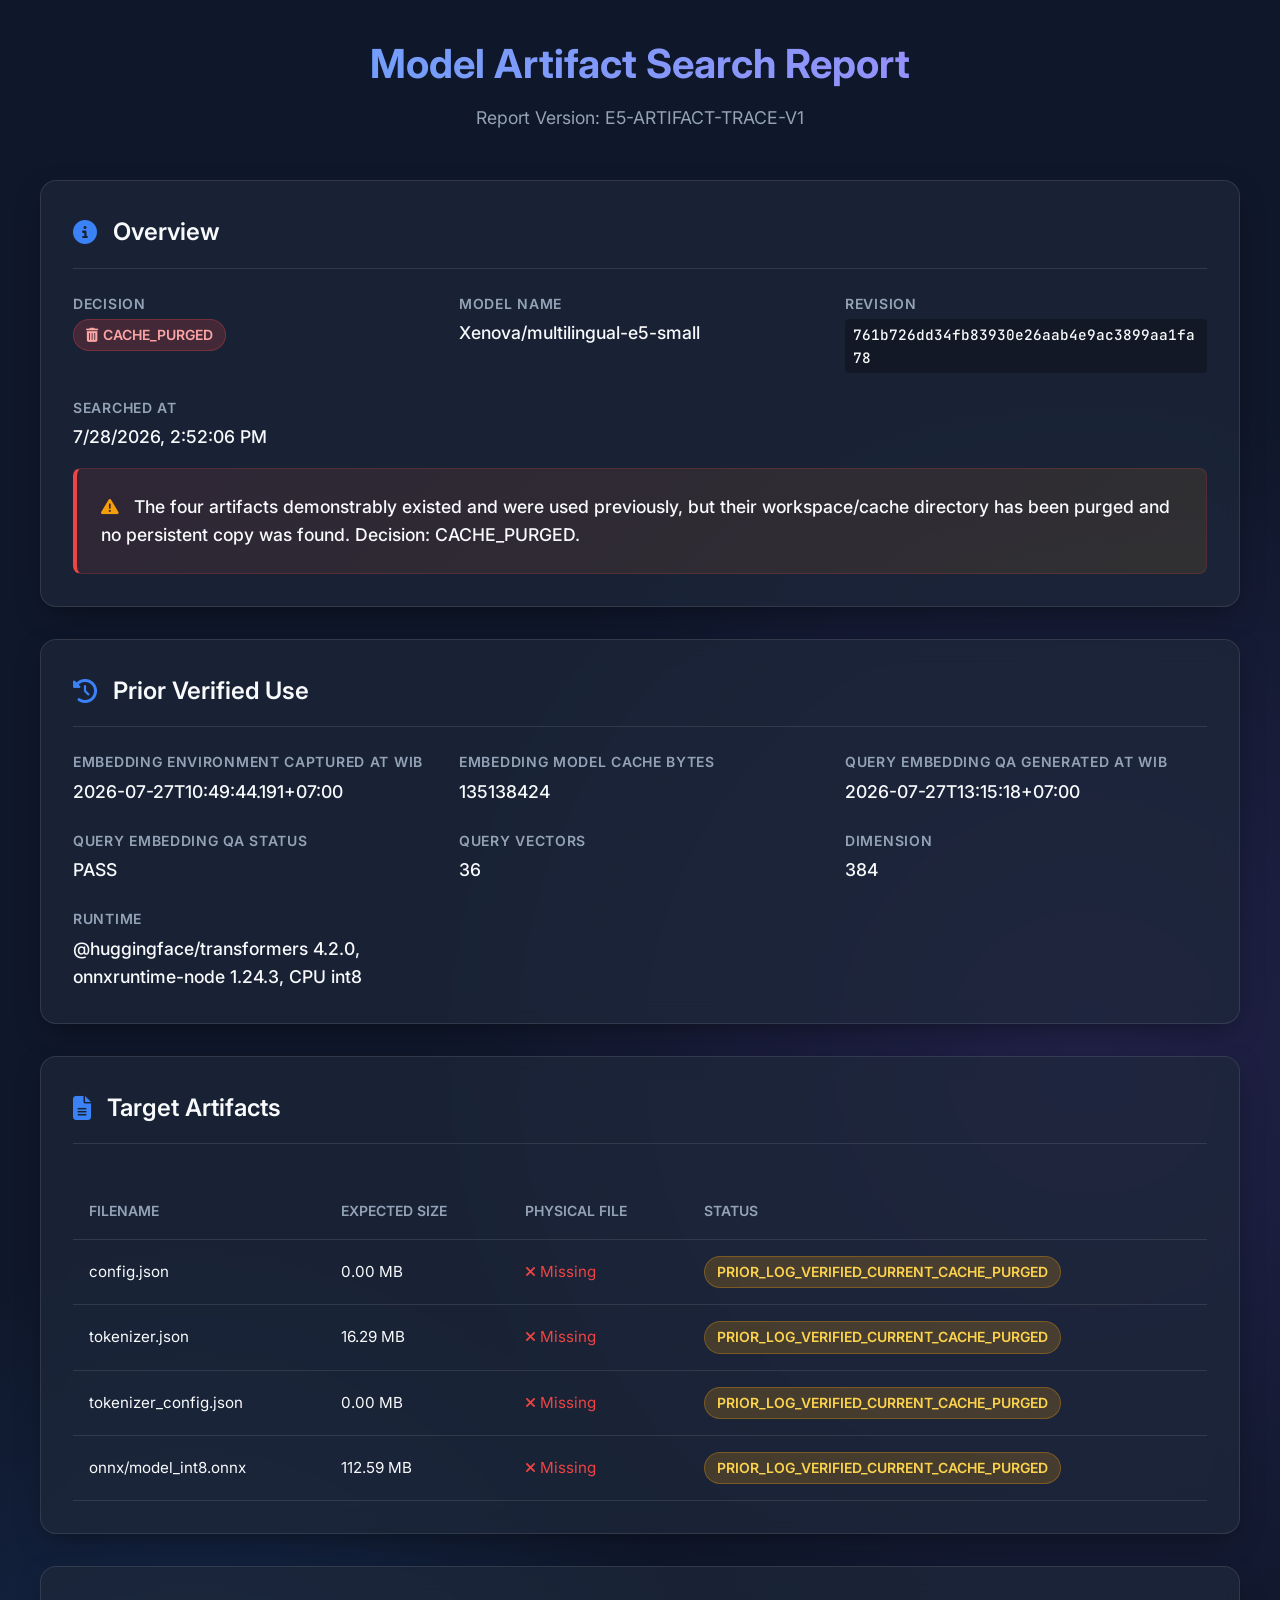
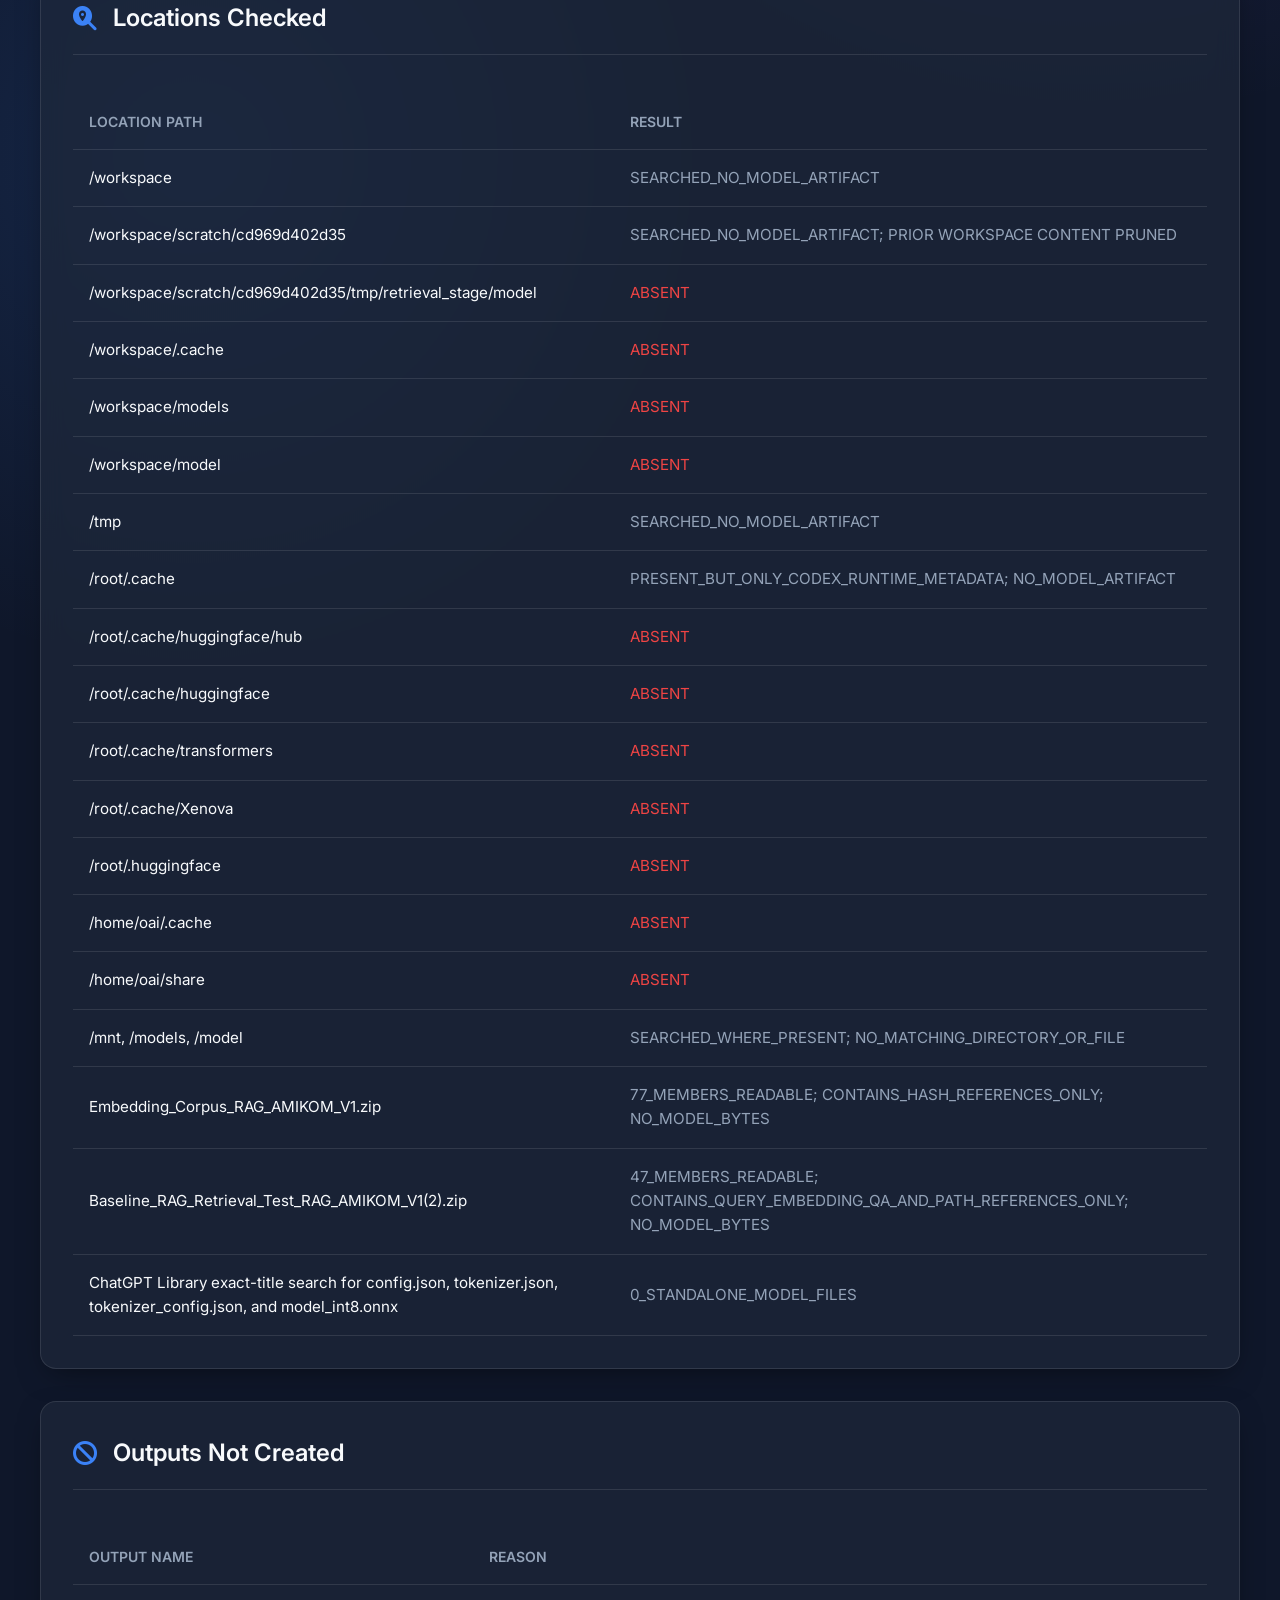
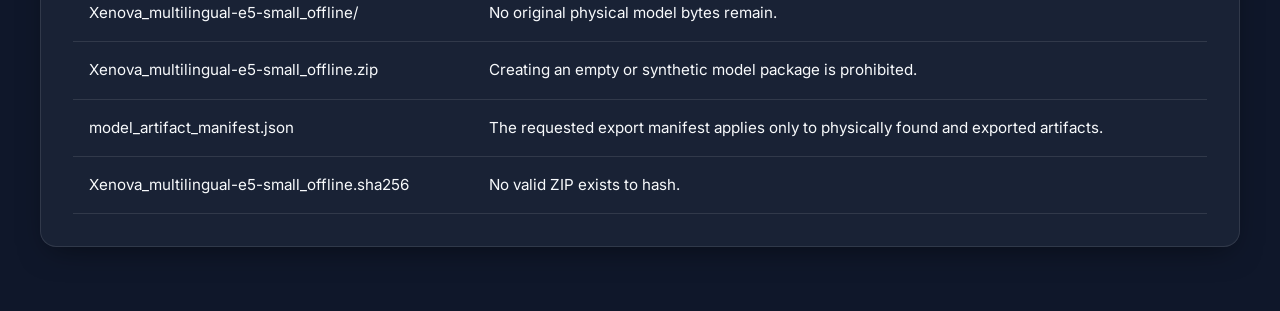
<file: multi-agent-rag-amikom/static/report.html>
<!DOCTYPE html>
<html lang="id">
<head>
    <meta charset="UTF-8">
    <meta name="viewport" content="width=device-width, initial-scale=1.0">
    <title>Model Artifact Search Report</title>
    <link rel="preconnect" href="https://fonts.googleapis.com">
    <link rel="preconnect" href="https://fonts.gstatic.com" crossorigin>
    <link href="https://fonts.googleapis.com/css2?family=Inter:wght@300;400;500;600;700&family=JetBrains+Mono:wght@400;500&display=swap" rel="stylesheet">
    <link rel="stylesheet" href="https://cdnjs.cloudflare.com/ajax/libs/font-awesome/6.5.1/css/all.min.css">
    <style>
        :root {
            --bg-color: #0f172a;
            --surface-color: rgba(30, 41, 59, 0.7);
            --surface-border: rgba(255, 255, 255, 0.1);
            --primary-color: #3b82f6;
            --primary-glow: rgba(59, 130, 246, 0.5);
            --danger-color: #ef4444;
            --success-color: #10b981;
            --warning-color: #f59e0b;
            --text-primary: #f8fafc;
            --text-secondary: #94a3b8;
            --font-main: 'Inter', sans-serif;
            --font-mono: 'JetBrains Mono', monospace;
        }

        * {
            margin: 0;
            padding: 0;
            box-sizing: border-box;
        }

        body {
            font-family: var(--font-main);
            background-color: var(--bg-color);
            color: var(--text-primary);
            line-height: 1.6;
            min-height: 100vh;
            background-image: 
                radial-gradient(circle at 15% 50%, rgba(59, 130, 246, 0.15), transparent 25%),
                radial-gradient(circle at 85% 30%, rgba(139, 92, 246, 0.15), transparent 25%);
            padding: 2rem;
        }

        .container {
            max-width: 1200px;
            margin: 0 auto;
        }

        header {
            text-align: center;
            margin-bottom: 3rem;
            animation: fadeInDown 0.8s ease-out;
        }

        h1 {
            font-size: 2.5rem;
            font-weight: 700;
            margin-bottom: 0.5rem;
            background: linear-gradient(to right, #60a5fa, #a78bfa);
            -webkit-background-clip: text;
            -webkit-text-fill-color: transparent;
        }

        .subtitle {
            color: var(--text-secondary);
            font-size: 1.1rem;
        }

        .glass-card {
            background: var(--surface-color);
            backdrop-filter: blur(12px);
            -webkit-backdrop-filter: blur(12px);
            border: 1px solid var(--surface-border);
            border-radius: 1rem;
            padding: 2rem;
            margin-bottom: 2rem;
            box-shadow: 0 10px 30px -10px rgba(0, 0, 0, 0.5);
            animation: fadeInUp 0.8s ease-out;
            transition: transform 0.3s ease, box-shadow 0.3s ease;
        }

        .glass-card:hover {
            transform: translateY(-5px);
            box-shadow: 0 20px 40px -10px rgba(0, 0, 0, 0.6), 0 0 15px var(--primary-glow);
        }

        .card-header {
            display: flex;
            align-items: center;
            gap: 1rem;
            margin-bottom: 1.5rem;
            border-bottom: 1px solid var(--surface-border);
            padding-bottom: 1rem;
        }

        .card-header i {
            font-size: 1.5rem;
            color: var(--primary-color);
        }

        .card-header h2 {
            font-size: 1.5rem;
            font-weight: 600;
        }

        .grid-2 {
            display: grid;
            grid-template-columns: repeat(auto-fit, minmax(300px, 1fr));
            gap: 1.5rem;
        }

        .data-item {
            display: flex;
            flex-direction: column;
            gap: 0.25rem;
        }

        .data-label {
            color: var(--text-secondary);
            font-size: 0.875rem;
            text-transform: uppercase;
            letter-spacing: 0.05em;
            font-weight: 600;
        }

        .data-value {
            font-size: 1.1rem;
            font-weight: 500;
        }

        .data-value.mono {
            font-family: var(--font-mono);
            font-size: 0.9rem;
            background: rgba(0,0,0,0.3);
            padding: 0.25rem 0.5rem;
            border-radius: 0.25rem;
            word-break: break-all;
        }

        .badge {
            display: inline-flex;
            align-items: center;
            padding: 0.25rem 0.75rem;
            border-radius: 9999px;
            font-size: 0.875rem;
            font-weight: 600;
            text-transform: uppercase;
        }

        .badge-danger { background: rgba(239, 68, 68, 0.2); color: #fca5a5; border: 1px solid rgba(239, 68, 68, 0.3); }
        .badge-success { background: rgba(16, 185, 129, 0.2); color: #6ee7b7; border: 1px solid rgba(16, 185, 129, 0.3); }
        .badge-warning { background: rgba(245, 158, 11, 0.2); color: #fcd34d; border: 1px solid rgba(245, 158, 11, 0.3); }

        table {
            width: 100%;
            border-collapse: collapse;
            margin-top: 1rem;
        }

        th, td {
            padding: 1rem;
            text-align: left;
            border-bottom: 1px solid var(--surface-border);
        }

        th {
            color: var(--text-secondary);
            font-weight: 600;
            font-size: 0.875rem;
            text-transform: uppercase;
        }

        td {
            font-size: 0.95rem;
        }

        .conclusion-box {
            background: linear-gradient(135deg, rgba(239, 68, 68, 0.1), rgba(245, 158, 11, 0.1));
            border: 1px solid rgba(239, 68, 68, 0.2);
            border-left: 4px solid var(--danger-color);
            padding: 1.5rem;
            border-radius: 0.5rem;
            font-size: 1.1rem;
            font-weight: 500;
            margin-top: 1rem;
        }

        /* Animations */
        @keyframes fadeInDown {
            from { opacity: 0; transform: translateY(-20px); }
            to { opacity: 1; transform: translateY(0); }
        }

        @keyframes fadeInUp {
            from { opacity: 0; transform: translateY(20px); }
            to { opacity: 1; transform: translateY(0); }
        }

        .loading-state {
            display: flex;
            flex-direction: column;
            align-items: center;
            justify-content: center;
            height: 50vh;
            gap: 1rem;
        }

        .spinner {
            width: 50px;
            height: 50px;
            border: 3px solid rgba(255,255,255,0.1);
            border-radius: 50%;
            border-top-color: var(--primary-color);
            animation: spin 1s ease-in-out infinite;
        }

        @keyframes spin {
            to { transform: rotate(360deg); }
        }
        
        .hidden { display: none !important; }
    </style>
</head>
<body>
    <div class="container">
        <header>
            <h1>Model Artifact Search Report</h1>
            <p class="subtitle" id="report-date">Loading report data...</p>
        </header>

        <div id="loading" class="loading-state">
            <div class="spinner"></div>
            <p>Fetching latest search data...</p>
        </div>

        <div id="dashboard" class="hidden">
            <!-- Overview Card -->
            <div class="glass-card" style="animation-delay: 0.1s;">
                <div class="card-header">
                    <i class="fas fa-info-circle"></i>
                    <h2>Overview</h2>
                </div>
                <div class="grid-2">
                    <div class="data-item">
                        <span class="data-label">Decision</span>
                        <div id="overview-decision"></div>
                    </div>
                    <div class="data-item">
                        <span class="data-label">Model Name</span>
                        <span class="data-value" id="overview-model"></span>
                    </div>
                    <div class="data-item">
                        <span class="data-label">Revision</span>
                        <span class="data-value mono" id="overview-revision"></span>
                    </div>
                    <div class="data-item">
                        <span class="data-label">Searched At</span>
                        <span class="data-value" id="overview-time"></span>
                    </div>
                </div>
                <div id="conclusion-container"></div>
            </div>

            <!-- Prior Verified Use -->
            <div class="glass-card" style="animation-delay: 0.2s;">
                <div class="card-header">
                    <i class="fas fa-history"></i>
                    <h2>Prior Verified Use</h2>
                </div>
                <div class="grid-2" id="prior-use-grid">
                    <!-- Populated by JS -->
                </div>
            </div>

            <!-- Artifacts Status -->
            <div class="glass-card" style="animation-delay: 0.3s;">
                <div class="card-header">
                    <i class="fas fa-file-alt"></i>
                    <h2>Target Artifacts</h2>
                </div>
                <div style="overflow-x: auto;">
                    <table>
                        <thead>
                            <tr>
                                <th>Filename</th>
                                <th>Expected Size</th>
                                <th>Physical File</th>
                                <th>Status</th>
                            </tr>
                        </thead>
                        <tbody id="artifacts-table">
                            <!-- Populated by JS -->
                        </tbody>
                    </table>
                </div>
            </div>

            <!-- Locations Checked -->
            <div class="glass-card" style="animation-delay: 0.4s;">
                <div class="card-header">
                    <i class="fas fa-search-location"></i>
                    <h2>Locations Checked</h2>
                </div>
                <div style="overflow-x: auto;">
                    <table>
                        <thead>
                            <tr>
                                <th>Location Path</th>
                                <th>Result</th>
                            </tr>
                        </thead>
                        <tbody id="locations-table">
                            <!-- Populated by JS -->
                        </tbody>
                    </table>
                </div>
            </div>
            
            <!-- Outputs Not Created -->
            <div class="glass-card" style="animation-delay: 0.5s;">
                <div class="card-header">
                    <i class="fas fa-ban"></i>
                    <h2>Outputs Not Created</h2>
                </div>
                <div style="overflow-x: auto;">
                    <table>
                        <thead>
                            <tr>
                                <th>Output Name</th>
                                <th>Reason</th>
                            </tr>
                        </thead>
                        <tbody id="outputs-table">
                            <!-- Populated by JS -->
                        </tbody>
                    </table>
                </div>
            </div>
        </div>
    </div>

    <script>
        document.addEventListener('DOMContentLoaded', async () => {
            try {
                // Fetch the JSON data
                const response = await fetch('model_artifact_search_report.json');
                const data = await response.json();
                
                // Hide loading, show dashboard
                document.getElementById('loading').classList.add('hidden');
                document.getElementById('dashboard').classList.remove('hidden');

                // Populate Overview
                document.getElementById('report-date').textContent = `Report Version: ${data.report_version}`;
                document.getElementById('overview-model').textContent = data.model_name;
                document.getElementById('overview-revision').textContent = data.model_revision;
                document.getElementById('overview-time').textContent = new Date(data.searched_at_wib).toLocaleString();
                
                const decisionEl = document.getElementById('overview-decision');
                if(data.decision === 'CACHE_PURGED') {
                    decisionEl.innerHTML = `<span class="badge badge-danger"><i class="fas fa-trash-alt" style="margin-right:5px"></i> ${data.decision}</span>`;
                } else {
                    decisionEl.innerHTML = `<span class="badge badge-success">${data.decision}</span>`;
                }

                document.getElementById('conclusion-container').innerHTML = `
                    <div class="conclusion-box">
                        <i class="fas fa-exclamation-triangle" style="margin-right: 10px; color: var(--warning-color);"></i>
                        ${data.conclusion}
                    </div>
                `;

                // Populate Prior Use
                const priorGrid = document.getElementById('prior-use-grid');
                if(data.prior_verified_use) {
                    for(const [key, value] of Object.entries(data.prior_verified_use)) {
                        const formattedKey = key.replace(/_/g, ' ').replace(/\b\w/g, l => l.toUpperCase());
                        priorGrid.innerHTML += `
                            <div class="data-item">
                                <span class="data-label">${formattedKey}</span>
                                <span class="data-value">${value}</span>
                            </div>
                        `;
                    }
                }

                // Populate Artifacts
                const artifactsTable = document.getElementById('artifacts-table');
                if(data.artifacts) {
                    data.artifacts.forEach(art => {
                        const fileFound = art.current_physical_file_found 
                            ? '<span style="color: var(--success-color)"><i class="fas fa-check"></i> Found</span>' 
                            : '<span style="color: var(--danger-color)"><i class="fas fa-times"></i> Missing</span>';
                        
                        artifactsTable.innerHTML += `
                            <tr>
                                <td class="mono">${art.filename}</td>
                                <td>${(art.expected_size_bytes / 1024 / 1024).toFixed(2)} MB</td>
                                <td>${fileFound}</td>
                                <td><span class="badge badge-warning">${art.verification_status}</span></td>
                            </tr>
                        `;
                    });
                }

                // Populate Locations
                const locationsTable = document.getElementById('locations-table');
                if(data.locations_checked) {
                    data.locations_checked.forEach(loc => {
                        let resultColor = 'var(--text-secondary)';
                        if(loc.result.includes('ABSENT')) resultColor = 'var(--danger-color)';
                        
                        locationsTable.innerHTML += `
                            <tr>
                                <td class="mono">${loc.location}</td>
                                <td style="color: ${resultColor}">${loc.result}</td>
                            </tr>
                        `;
                    });
                }
                
                // Populate Outputs Not Created
                const outputsTable = document.getElementById('outputs-table');
                if(data.outputs_not_created) {
                    data.outputs_not_created.forEach(out => {
                        outputsTable.innerHTML += `
                            <tr>
                                <td class="mono">${out.name}</td>
                                <td>${out.reason}</td>
                            </tr>
                        `;
                    });
                }

            } catch (error) {
                document.getElementById('loading').innerHTML = `
                    <i class="fas fa-exclamation-circle" style="font-size: 3rem; color: var(--danger-color);"></i>
                    <p>Failed to load data: ${error.message}</p>
                `;
            }
        });
    </script>
</body>
</html>
</file>
